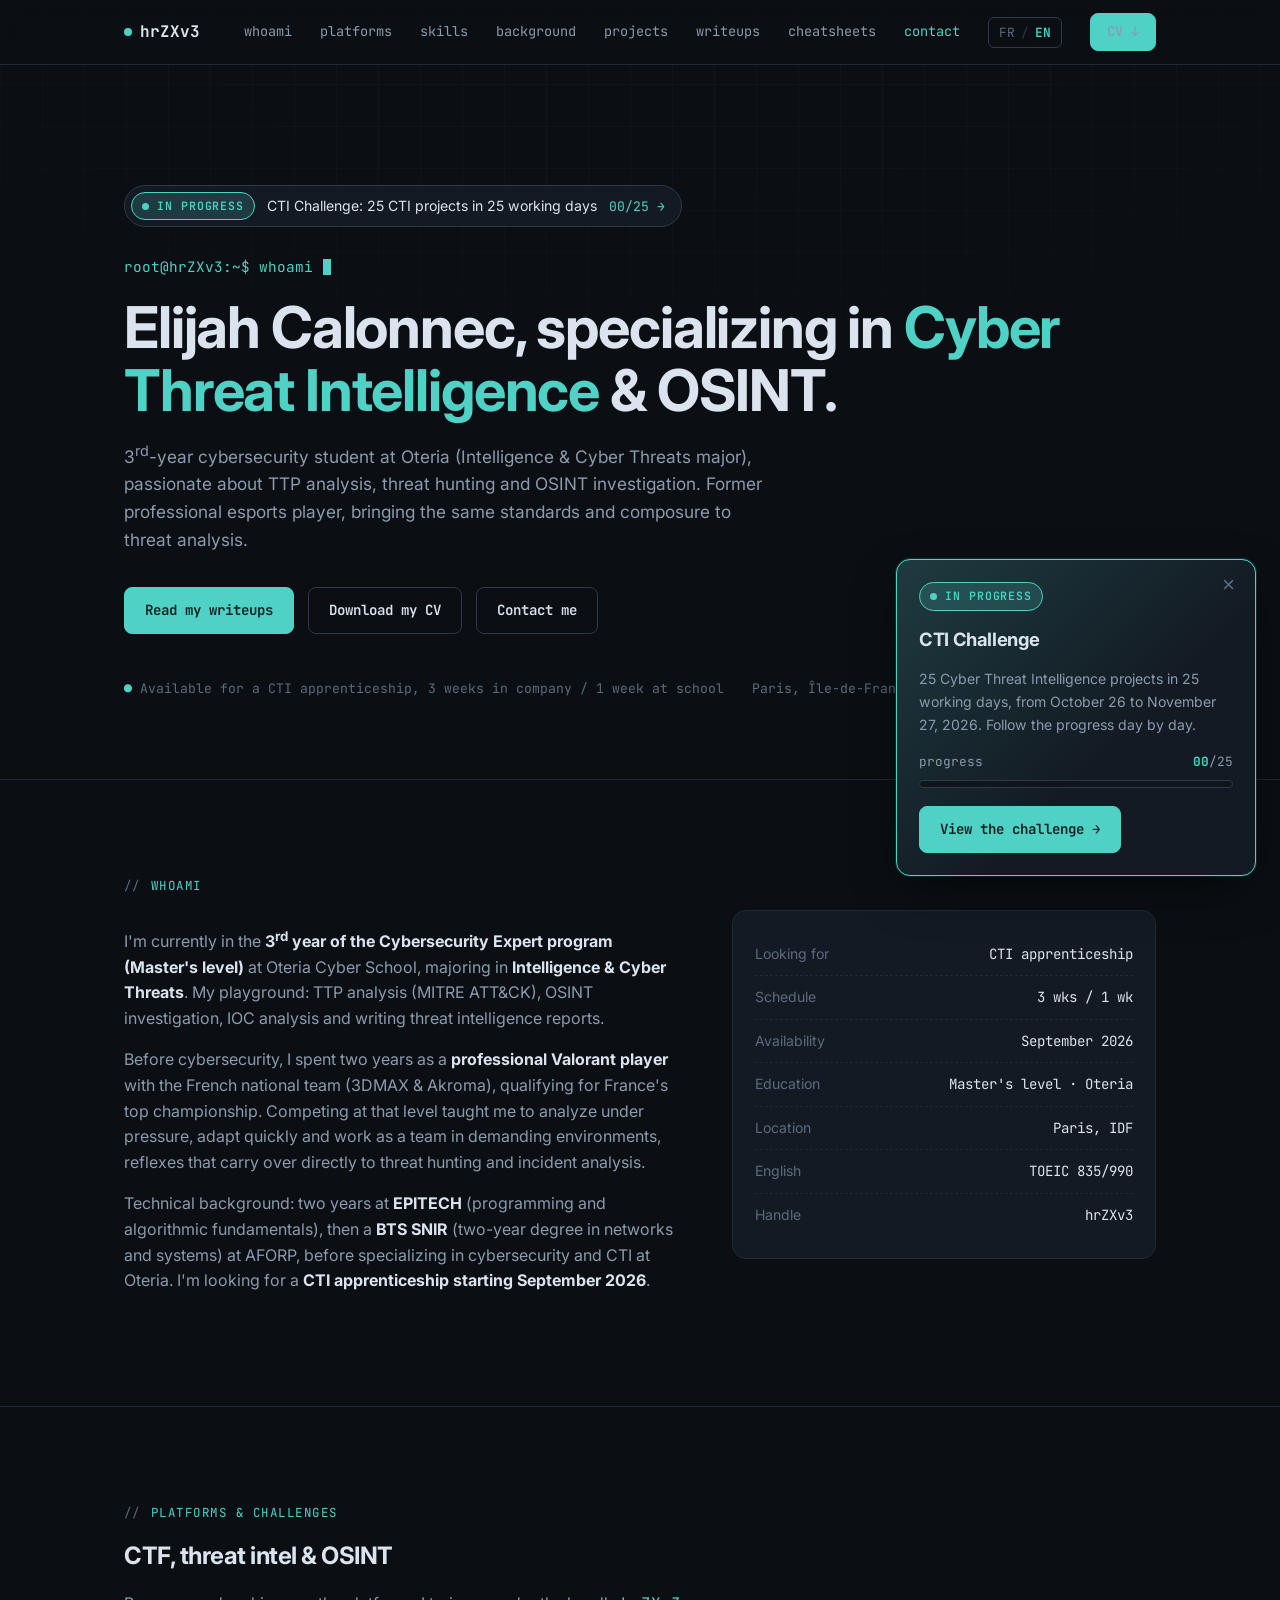
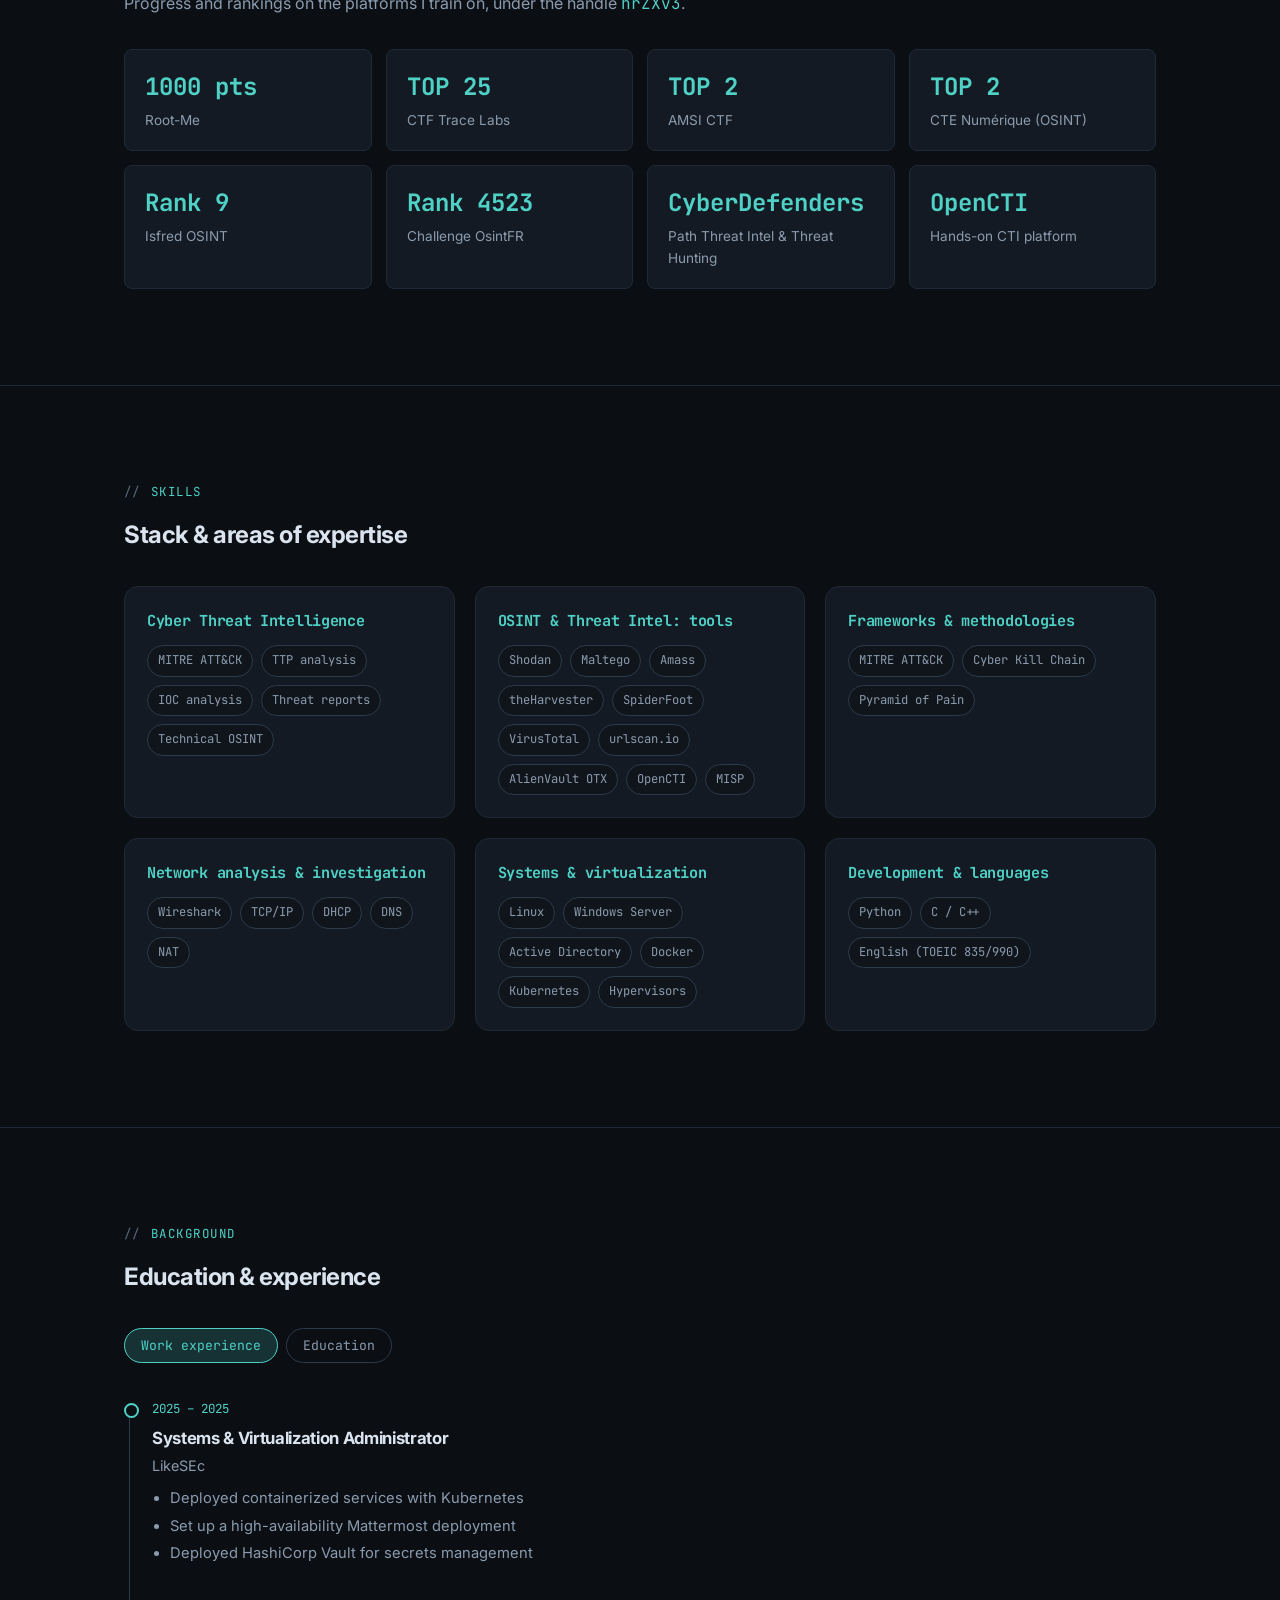
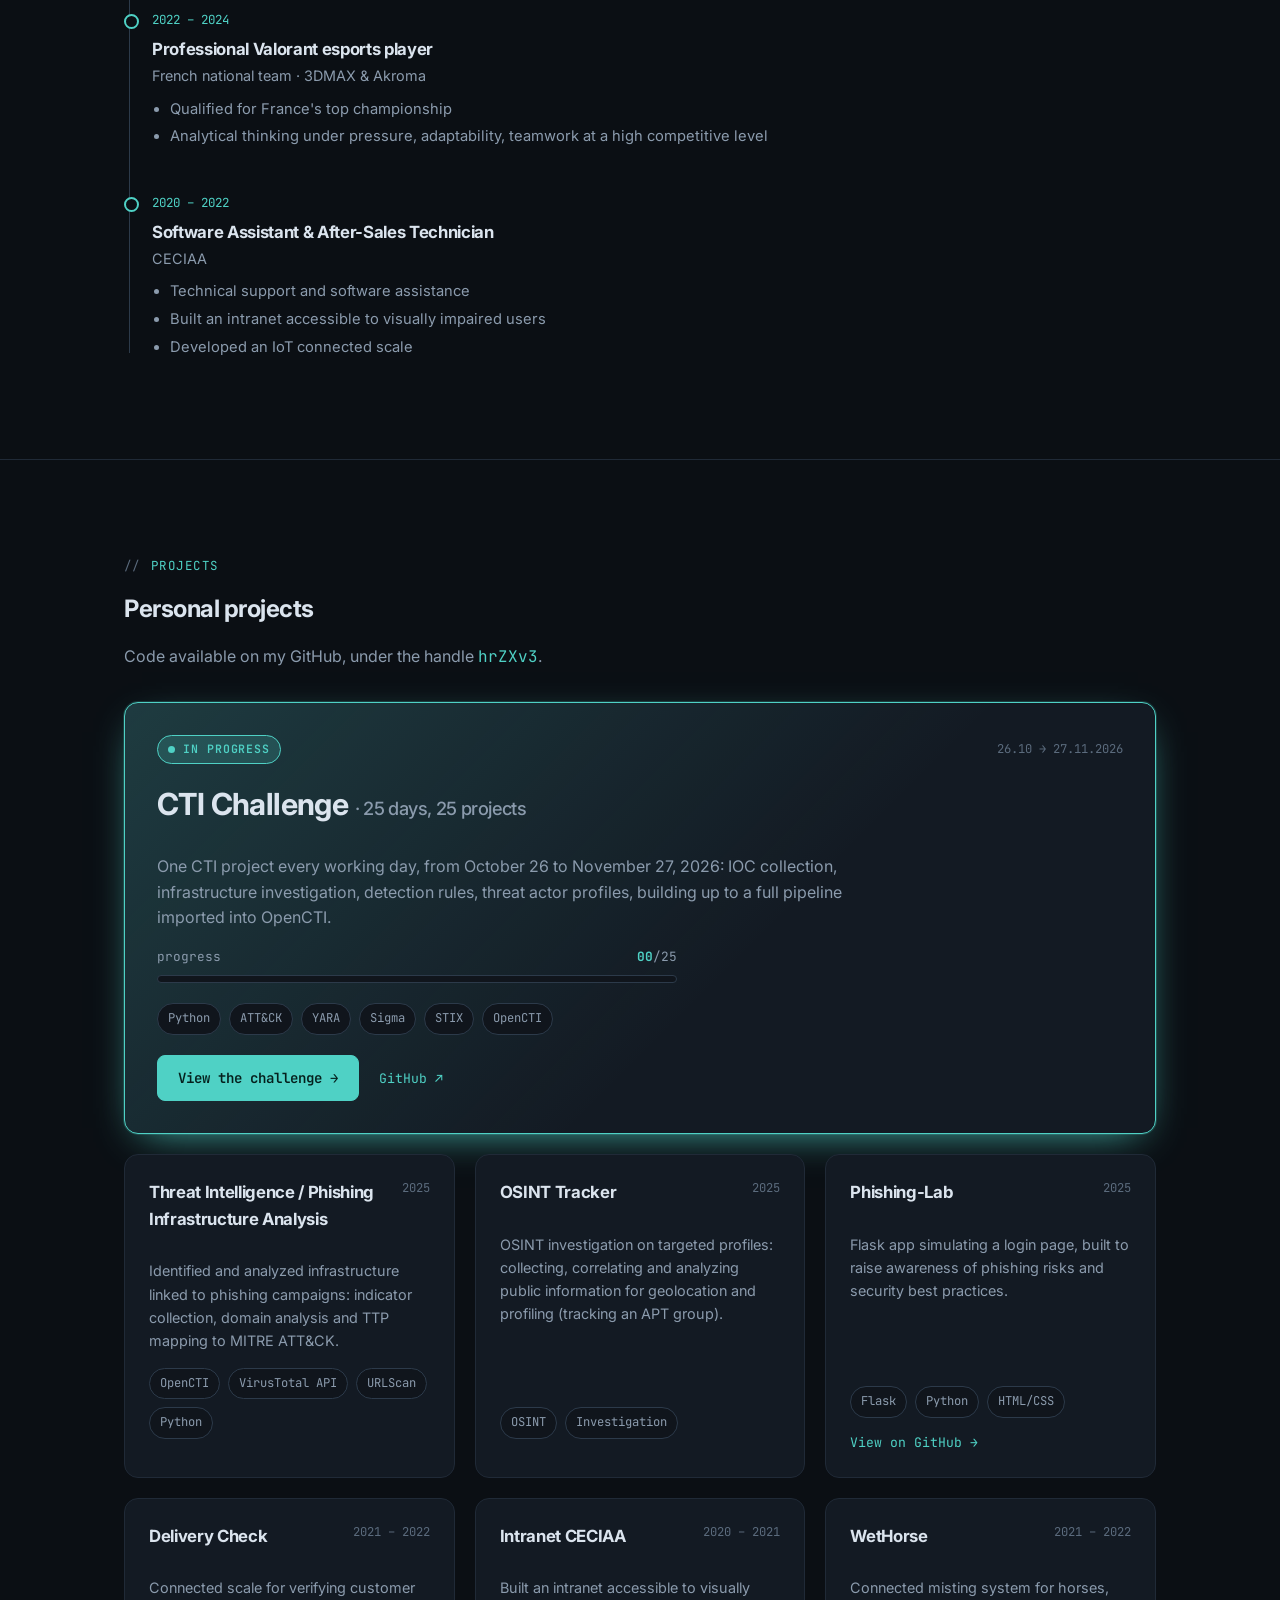
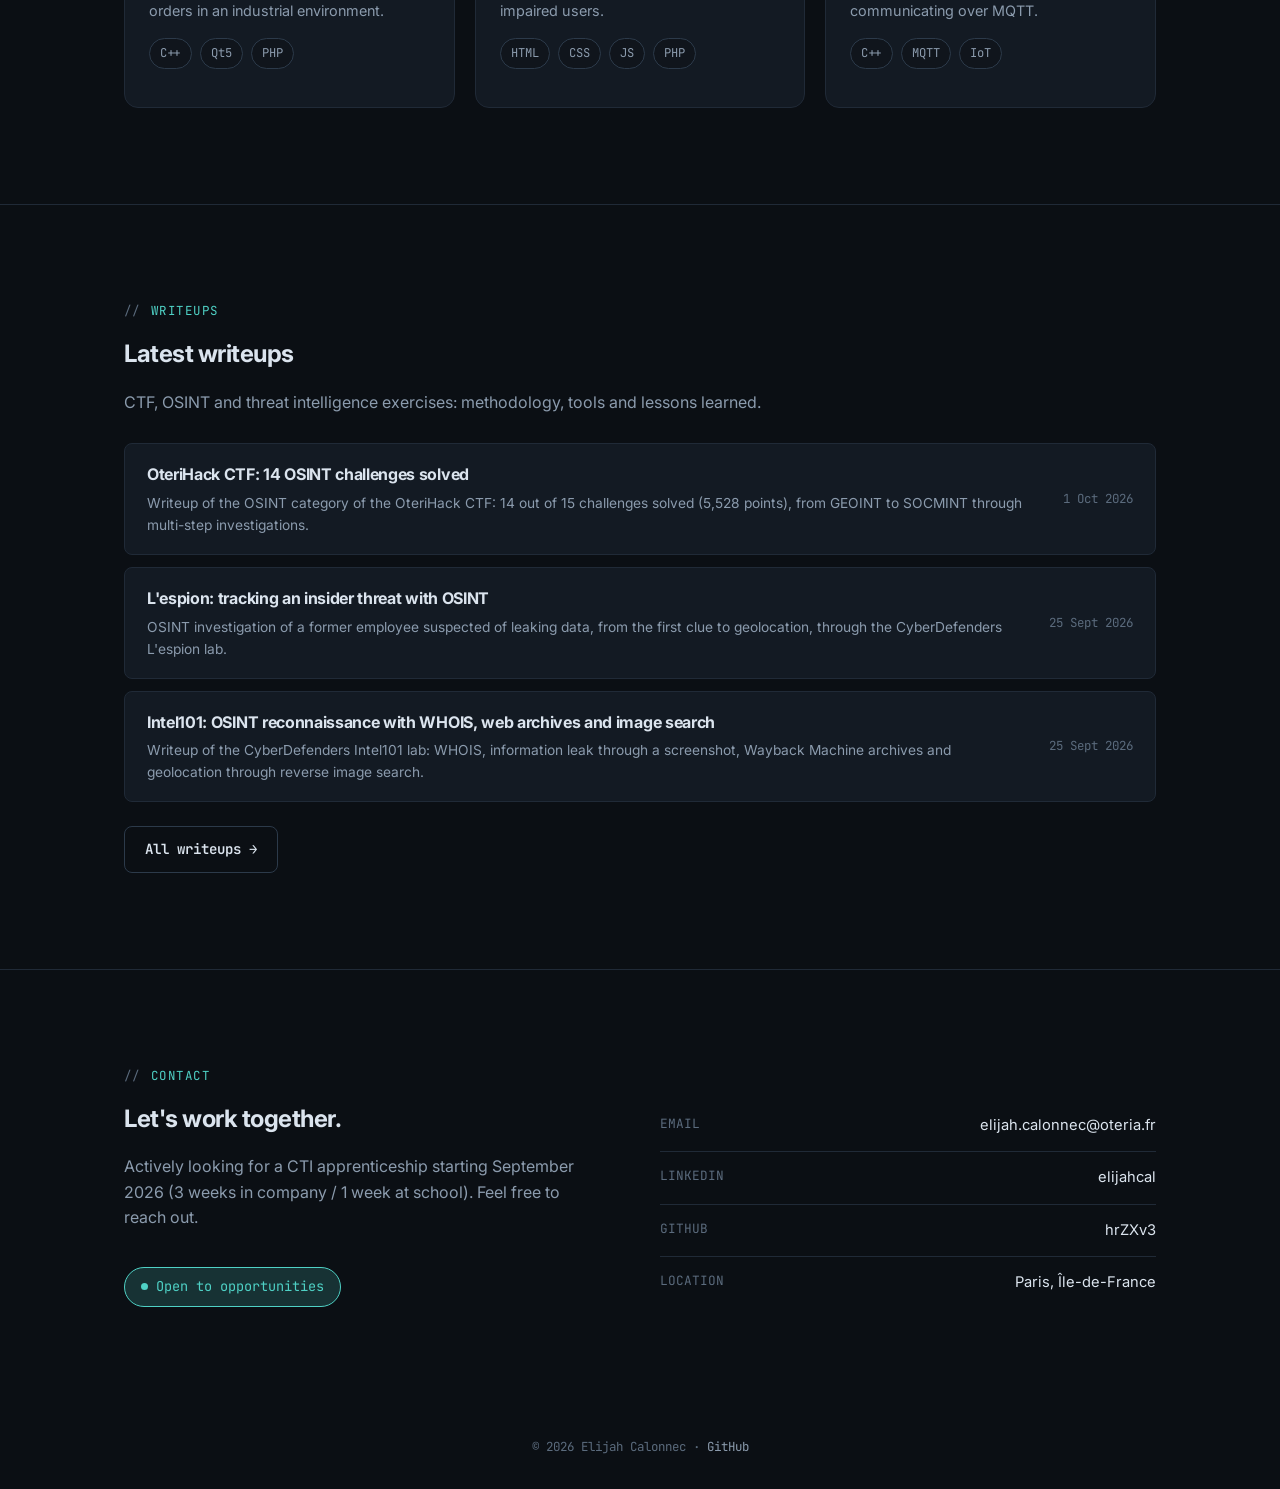
<file: index.html>
<!DOCTYPE html>
<html lang="fr">
<head>
<meta charset="UTF-8">
<meta name="viewport" content="width=device-width, initial-scale=1.0">
<title data-i18n="meta.title">Elijah Calonnec | CTI &amp; Cybersécurité</title>
<meta name="description" content="Portfolio d'Elijah Calonnec (hrZXv3), étudiant en cybersécurité spécialisé en Cyber Threat Intelligence, OSINT et analyse de menaces. Writeups, CV, projets.">
<link rel="icon" href="data:image/svg+xml,<svg xmlns=%22http://www.w3.org/2000/svg%22 viewBox=%220 0 100 100%22><text y=%22.9em%22 font-size=%2290%22>🛡️</text></svg>">
<link rel="preconnect" href="https://fonts.googleapis.com">
<link href="https://fonts.googleapis.com/css2?family=Inter:wght@400;500;600;700;800&family=JetBrains+Mono:wght@400;500;600;700&display=swap" rel="stylesheet">
<link rel="stylesheet" href="assets/css/style.css?v=20261022c">
</head>
<body>

<nav class="nav">
  <div class="container">
    <a href="#top" class="nav-brand"><span class="dot"></span> hrZXv3</a>
    <button class="nav-toggle" id="navToggle" aria-label="Menu">☰</button>
    <div class="nav-links" id="navLinks">
      <a href="#about">whoami</a>
      <a href="#platforms" data-i18n="nav.platforms">plateformes</a>
      <a href="#skills" data-i18n="nav.skills">compétences</a>
      <a href="#experience" data-i18n="nav.experience">parcours</a>
      <a href="#projects" data-i18n="nav.projects">projets</a>
      <a href="writeups.html">writeups</a>
      <a href="fiches.html" data-i18n="nav.fiches">fiches</a>
      <a href="#contact">contact</a>
      <a href="cv/Elijah_Calonnec_CV.pdf" target="_blank" class="btn btn-primary" style="padding:7px 16px;">CV ↓</a>
    </div>
  </div>
</nav>

<header class="hero" id="top">
  <div class="container">
    <a href="challenge.html" class="live-banner">
      <span class="live-tag"><span class="pulse"></span><span data-i18n="challenge.live">en cours</span></span>
      <span data-i18n="challenge.banner">CTI Challenge : 25 projets CTI en 25 jours ouvrés</span>
      <span class="live-day"><span data-challenge-day>00</span>/25 →</span>
    </a>
    <div class="hero-kicker">root@hrZXv3:~$ whoami<span class="cursor"></span></div>
    <h1 data-i18n="hero.title">Elijah Calonnec, spécialisé en <span class="highlight">Cyber Threat Intelligence</span> &amp; OSINT.</h1>
    <p class="lead" data-i18n="hero.lead">
      Étudiant en 3<sup>e</sup> année de cybersécurité à Oteria (spécialisation Renseignement &amp; Cybermenaces),
      passionné par l'analyse des TTPs, le threat hunting et l'investigation OSINT. Ancien joueur esport
      professionnel, avec la même exigence et le même sang-froid, appliqués à l'analyse de menaces.
    </p>
    <div class="hero-actions">
      <a href="writeups.html" class="btn btn-primary" data-i18n="hero.btnWriteups">Voir mes writeups</a>
      <a href="cv/Elijah_Calonnec_CV.pdf" target="_blank" class="btn" data-i18n="hero.btnCv">Télécharger mon CV</a>
      <a href="#contact" class="btn" data-i18n="hero.btnContact">Me contacter</a>
    </div>
    <div class="hero-meta">
      <span data-i18n="hero.available"><span class="ok">●</span> Disponible pour une alternance CTI, 3 sem. entreprise / 1 sem. formation</span>
      <span>Paris, Île-de-France</span>
      <span>github.com/hrZXv3</span>
    </div>
  </div>
</header>

<section id="about">
  <div class="container">
    <div class="section-label">whoami</div>
    <div class="about-grid">
      <div class="about-text reveal">
        <p data-i18n="about.p1">
          Je suis actuellement en <strong>3<sup>e</sup> année Expert en Cybersécurité (Bac+5)</strong> à Oteria Cyber School,
          spécialisation <strong>Renseignement &amp; Cybermenaces</strong>. Mon terrain de jeu : l'analyse de TTPs (MITRE ATT&amp;CK),
          l'investigation OSINT, l'analyse d'IOCs et la rédaction de rapports de threat intelligence.
        </p>
        <p data-i18n="about.p2">
          Avant la cybersécurité, j'ai passé deux ans comme <strong>joueur professionnel Valorant</strong> avec l'Équipe de France
          (3DMAX &amp; Akroma), qualifié pour le plus grand championnat français. Cette expérience à haut niveau m'a appris
          à analyser sous pression, à m'adapter vite et à travailler en équipe dans des environnements exigeants,
          des réflexes qui se transposent directement au threat hunting et à l'analyse d'incidents.
        </p>
        <p data-i18n="about.p3">
          Parcours technique : deux ans à <strong>EPITECH</strong> (bases en programmation et logique algorithmique), puis un
          <strong>BTS SNIR</strong> (réseaux, systèmes) à l'AFORP, avant de me spécialiser en cybersécurité et CTI à Oteria.
          Je cherche une <strong>alternance en CTI pour septembre 2026</strong>.
        </p>
      </div>
      <div class="quick-facts reveal">
        <div class="row"><dt data-i18n="facts.lookingFor">Recherche</dt><dd data-i18n="facts.lookingForVal">Alternance CTI</dd></div>
        <div class="row"><dt data-i18n="facts.schedule">Rythme</dt><dd data-i18n="facts.scheduleVal">3 sem. / 1 sem.</dd></div>
        <div class="row"><dt data-i18n="facts.availability">Disponibilité</dt><dd data-i18n="facts.availabilityVal">Septembre 2026</dd></div>
        <div class="row"><dt data-i18n="facts.education">Formation</dt><dd data-i18n="facts.educationVal">Bac+5 · Oteria</dd></div>
        <div class="row"><dt data-i18n="facts.location">Localisation</dt><dd>Paris, IDF</dd></div>
        <div class="row"><dt data-i18n="facts.english">Anglais</dt><dd>TOEIC 835/990</dd></div>
        <div class="row"><dt data-i18n="facts.handle">Pseudo</dt><dd>hrZXv3</dd></div>
      </div>
    </div>
  </div>
</section>

<section id="platforms">
  <div class="container">
    <div class="section-label" data-i18n="platforms.label">plateformes &amp; challenges</div>
    <h2>CTF, threat intel &amp; OSINT</h2>
    <p style="color:var(--text-dim); max-width:640px; margin-bottom:32px;" data-i18n="platforms.intro">Progression et classements sur les plateformes où je m'entraîne, sous le pseudo <span style="font-family:var(--mono); color:var(--accent);">hrZXv3</span>.</p>
    <div class="stats-grid">
      <div class="stat-card"><div class="stat-num">1000 pts</div><div class="stat-label">Root-Me</div></div>
      <div class="stat-card"><div class="stat-num">TOP 25</div><div class="stat-label">CTF Trace Labs</div></div>
      <div class="stat-card"><div class="stat-num">TOP 2</div><div class="stat-label">AMSI CTF</div></div>
      <div class="stat-card"><div class="stat-num">TOP 2</div><div class="stat-label">CTE Numérique (OSINT)</div></div>
      <div class="stat-card"><div class="stat-num" data-i18n="platforms.rank9">Rang 9</div><div class="stat-label">Isfred OSINT</div></div>
      <div class="stat-card"><div class="stat-num" data-i18n="platforms.rank4523">Rang 4523</div><div class="stat-label">Challenge OsintFR</div></div>
      <div class="stat-card"><div class="stat-num">CyberDefenders</div><div class="stat-label">Path Threat Intel &amp; Threat Hunting</div></div>
      <div class="stat-card"><div class="stat-num">OpenCTI</div><div class="stat-label" data-i18n="platforms.opencti">Pratique plateforme CTI</div></div>
    </div>
  </div>
</section>

<section id="skills">
  <div class="container">
    <div class="section-label" data-i18n="skills.label">compétences</div>
    <h2 data-i18n="skills.title">Stack &amp; domaines d'expertise</h2>
    <div class="skills-grid" style="margin-top:32px;">
      <div class="skill-card">
        <h4>Cyber Threat Intelligence</h4>
        <div class="tag-row">
          <span class="tag">MITRE ATT&amp;CK</span><span class="tag" data-i18n="skills.ttp">Analyse de TTPs</span>
          <span class="tag">IOC analysis</span><span class="tag" data-i18n="skills.reports">Rapports de menaces</span>
          <span class="tag" data-i18n="skills.osintTech">OSINT technique</span>
        </div>
      </div>
      <div class="skill-card">
        <h4 data-i18n="skills.toolsTitle">OSINT &amp; Threat Intel : outils</h4>
        <div class="tag-row">
          <span class="tag">Shodan</span><span class="tag">Maltego</span><span class="tag">Amass</span>
          <span class="tag">theHarvester</span><span class="tag">SpiderFoot</span><span class="tag">VirusTotal</span>
          <span class="tag">urlscan.io</span><span class="tag">AlienVault OTX</span><span class="tag">OpenCTI</span><span class="tag">MISP</span>
        </div>
      </div>
      <div class="skill-card">
        <h4 data-i18n="skills.frameworksTitle">Frameworks &amp; méthodologies</h4>
        <div class="tag-row">
          <span class="tag">MITRE ATT&amp;CK</span><span class="tag">Cyber Kill Chain</span><span class="tag">Pyramid of Pain</span>
        </div>
      </div>
      <div class="skill-card">
        <h4 data-i18n="skills.networkTitle">Analyse réseau &amp; investigation</h4>
        <div class="tag-row">
          <span class="tag">Wireshark</span><span class="tag">TCP/IP</span><span class="tag">DHCP</span><span class="tag">DNS</span><span class="tag">NAT</span>
        </div>
      </div>
      <div class="skill-card">
        <h4 data-i18n="skills.systemsTitle">Systèmes &amp; virtualisation</h4>
        <div class="tag-row">
          <span class="tag">Linux</span><span class="tag">Windows Server</span><span class="tag">Active Directory</span>
          <span class="tag">Docker</span><span class="tag">Kubernetes</span><span class="tag" data-i18n="skills.hypervisor">Hyperviseur</span>
        </div>
      </div>
      <div class="skill-card">
        <h4 data-i18n="skills.devTitle">Développement &amp; langues</h4>
        <div class="tag-row">
          <span class="tag">Python</span><span class="tag">C / C++</span><span class="tag" data-i18n="skills.english">Anglais (TOEIC 835/990)</span>
        </div>
      </div>
    </div>
  </div>
</section>

<section id="experience">
  <div class="container">
    <div class="section-label" data-i18n="exp.label">parcours</div>
    <h2 data-i18n="exp.title">Formations &amp; expériences</h2>

    <div class="tl-tabs" style="margin-top:32px;">
      <button class="tl-tab active" data-tab="exp" data-i18n="exp.tabWork">Expériences pro</button>
      <button class="tl-tab" data-tab="edu" data-i18n="exp.tabEdu">Formations</button>
    </div>

    <div class="tl-panel active" id="tab-exp">
      <div class="timeline">
        <div class="tl-item">
          <div class="tl-date">2025 – 2025</div>
          <h4 data-i18n="exp.likesec.role">Administrateur Systèmes &amp; Virtualisation</h4>
          <div class="tl-org">LikeSEc</div>
          <ul>
            <li data-i18n="exp.likesec.1">Déploiement de services conteneurisés avec Kubernetes</li>
            <li data-i18n="exp.likesec.2">Mise en place de Mattermost en haute disponibilité</li>
            <li data-i18n="exp.likesec.3">Déploiement de HashiCorp Vault pour la gestion des secrets</li>
          </ul>
        </div>
        <div class="tl-item">
          <div class="tl-date">2022 – 2024</div>
          <h4 data-i18n="exp.esport.role">Joueur professionnel Esport Valorant</h4>
          <div class="tl-org" data-i18n="exp.esport.org">Équipe de France · 3DMAX &amp; Akroma</div>
          <ul>
            <li data-i18n="exp.esport.1">Qualifié pour le plus grand championnat français</li>
            <li data-i18n="exp.esport.2">Esprit d'analyse sous pression, adaptabilité, travail d'équipe à haut niveau compétitif</li>
          </ul>
        </div>
        <div class="tl-item">
          <div class="tl-date">2020 – 2022</div>
          <h4 data-i18n="exp.ceciaa.role">Assistant Logiciel &amp; Technicien SAV</h4>
          <div class="tl-org">CECIAA</div>
          <ul>
            <li data-i18n="exp.ceciaa.1">Support technique et assistance logicielle</li>
            <li data-i18n="exp.ceciaa.2">Création d'un intranet accessible pour malvoyants</li>
            <li data-i18n="exp.ceciaa.3">Développement d'une balance connectée IoT</li>
          </ul>
        </div>
      </div>
    </div>

    <div class="tl-panel" id="tab-edu">
      <div class="timeline">
        <div class="tl-item">
          <div class="tl-date" data-i18n="edu.oteria.date">2025 – présent</div>
          <h4 data-i18n="edu.oteria.title">Expert en Cybersécurité (Bac+5)</h4>
          <div class="tl-org" data-i18n="edu.oteria.org">Oteria Cyber School · Majeure Renseignement &amp; Cybermenaces</div>
          <ul>
            <li data-i18n="edu.oteria.1">CTI, analyse des menaces et TTPs, IOC analysis, forensic, OSINT</li>
            <li data-i18n="edu.oteria.2">Investigation numérique, scripting Python, administration Linux/Windows</li>
            <li data-i18n="edu.oteria.3">Analyse d'IOCs (hash, IP, domaines, URLs malveillantes), rédaction de rapports techniques</li>
          </ul>
        </div>
        <div class="tl-item">
          <div class="tl-date">2020 – 2022</div>
          <h4 data-i18n="edu.bts.title">BTS Systèmes Numériques, Informatique et Réseaux</h4>
          <div class="tl-org">AFORP-ISSY-LES-MOULINEAUX</div>
          <ul>
            <li data-i18n="edu.bts.1">Réseaux, TCP/IP, DHCP, DNS, NAT</li>
            <li data-i18n="edu.bts.2">Configuration et maintenance d'équipements réseau (switchs, routeurs)</li>
          </ul>
        </div>
        <div class="tl-item">
          <div class="tl-date">2017 – 2019</div>
          <h4 data-i18n="edu.epitech.title">Formation initiale</h4>
          <div class="tl-org">EPITECH</div>
          <ul>
            <li>Python, C &amp; C++</li>
            <li data-i18n="edu.epitech.2">Réécriture de fonctions fondamentales (printf, etc.)</li>
          </ul>
        </div>
      </div>
    </div>
  </div>
</section>

<section id="projects">
  <div class="container">
    <div class="section-label" data-i18n="projects.label">projets</div>
    <h2 data-i18n="projects.title">Projets personnels</h2>
    <p style="color:var(--text-dim); max-width:640px; margin-bottom:12px;" data-i18n="projects.intro">Code disponible sur mon GitHub, sous le pseudo <span style="font-family:var(--mono); color:var(--accent);">hrZXv3</span>.</p>
    <div class="projects-grid" style="margin-top:32px;">
      <div class="project-card featured" id="cti-challenge">
        <div class="featured-head">
          <span class="live-tag"><span class="pulse"></span><span data-i18n="challenge.live">en cours</span></span>
          <span class="project-year">26.10 → 27.11.2026</span>
        </div>
        <h3>CTI Challenge <span class="featured-sub" data-i18n="challenge.sub">· 25 jours, 25 projets</span></h3>
        <p data-i18n="projects.challenge">Un projet CTI par jour ouvré, du 26 octobre au 27 novembre 2026 : collecte d'IOC, investigation d'infrastructures, règles de détection, fiches acteurs, jusqu'à une chaîne complète importée dans OpenCTI.</p>
        <div class="challenge-progress">
          <div class="cp-meta"><span data-i18n="challenge.progress">progression</span><span><span data-challenge-day>00</span>/25</span></div>
          <div class="cp-bar"><span class="cp-fill"></span></div>
        </div>
        <div class="tag-row" style="margin-bottom:20px;"><span class="tag">Python</span><span class="tag">ATT&amp;CK</span><span class="tag">YARA</span><span class="tag">Sigma</span><span class="tag">STIX</span><span class="tag">OpenCTI</span></div>
        <div class="ch-card-actions">
          <a href="challenge.html" class="btn btn-primary" data-i18n="projects.challengeLink">Voir le défi →</a>
          <a href="https://github.com/hrZXv3/cti-challenge" target="_blank" class="project-link">GitHub ↗</a>
        </div>
      </div>
      <div class="project-card">
        <div class="project-top"><h4>Threat Intelligence / Phishing Infrastructure Analysis</h4><span class="project-year">2025</span></div>
        <p data-i18n="projects.phishing">Identification et analyse d'infrastructures liées à des campagnes de phishing : collecte d'indicateurs, analyse de domaines et mapping des TTPs selon MITRE ATT&amp;CK.</p>
        <div class="tag-row" style="margin-bottom:14px;"><span class="tag">OpenCTI</span><span class="tag">VirusTotal API</span><span class="tag">URLScan</span><span class="tag">Python</span></div>
      </div>
      <div class="project-card">
        <div class="project-top"><h4>OSINT Tracker</h4><span class="project-year">2025</span></div>
        <p data-i18n="projects.tracker">Investigation OSINT sur profils ciblés : collecte, corrélation et analyse d'informations publiques à des fins de localisation et de profiling (suivi d'un groupe APT).</p>
        <div class="tag-row" style="margin-bottom:14px;"><span class="tag">OSINT</span><span class="tag">Investigation</span></div>
      </div>
      <div class="project-card">
        <div class="project-top"><h4>Phishing-Lab</h4><span class="project-year">2025</span></div>
        <p data-i18n="projects.lab">Application Flask simulant une page de connexion, conçue pour la sensibilisation aux risques de phishing et aux bonnes pratiques de sécurité.</p>
        <div class="tag-row" style="margin-bottom:14px;"><span class="tag">Flask</span><span class="tag">Python</span><span class="tag">HTML/CSS</span></div>
        <a href="https://github.com/hrZXv3" target="_blank" class="project-link" data-i18n="projects.github">Voir sur GitHub →</a>
      </div>
      <div class="project-card">
        <div class="project-top"><h4>Delivery Check</h4><span class="project-year">2021 – 2022</span></div>
        <p data-i18n="projects.delivery">Balance connectée pour vérifier les commandes clients en environnement industriel.</p>
        <div class="tag-row" style="margin-bottom:14px;"><span class="tag">C++</span><span class="tag">Qt5</span><span class="tag">PHP</span></div>
      </div>
      <div class="project-card">
        <div class="project-top"><h4>Intranet CECIAA</h4><span class="project-year">2020 – 2021</span></div>
        <p data-i18n="projects.intranet">Développement d'un intranet accessible pour malvoyants.</p>
        <div class="tag-row" style="margin-bottom:14px;"><span class="tag">HTML</span><span class="tag">CSS</span><span class="tag">JS</span><span class="tag">PHP</span></div>
      </div>
      <div class="project-card">
        <div class="project-top"><h4>WetHorse</h4><span class="project-year">2021 – 2022</span></div>
        <p data-i18n="projects.wethorse">Brumisateur connecté pour chevaux, communication via protocole MQTT.</p>
        <div class="tag-row" style="margin-bottom:14px;"><span class="tag">C++</span><span class="tag">MQTT</span><span class="tag">IoT</span></div>
      </div>
    </div>
  </div>
</section>

<section id="writeups-preview">
  <div class="container">
    <div class="section-label">writeups</div>
    <h2 data-i18n="latest.title">Derniers writeups</h2>
    <p style="color:var(--text-dim); max-width:640px; margin-bottom:28px;" data-i18n="latest.intro">CTF, OSINT et exercices de threat intelligence : méthodologie, outils et enseignements.</p>
    <div id="latestWriteups" class="writeup-list"></div>
    <div style="margin-top:24px;"><a href="writeups.html" class="btn" data-i18n="latest.all">Tous les writeups →</a></div>
  </div>
</section>

<section id="contact">
  <div class="container">
    <div class="section-label">contact</div>
    <div class="contact-grid">
      <div>
        <h2 data-i18n="contact.title">Travaillons ensemble.</h2>
        <p style="color:var(--text-dim); max-width:480px;" data-i18n="contact.text">
          En recherche active d'une alternance CTI pour septembre 2026 (rythme 3 semaines entreprise / 1 semaine formation).
          N'hésitez pas à me contacter.
        </p>
        <div class="avail-badge" data-i18n="contact.badge"><span class="pulse"></span> Disponible pour opportunités</div>
      </div>
      <ul class="contact-list">
        <li><span class="k">EMAIL</span> <a href="mailto:elijah.calonnec@oteria.fr">elijah.calonnec@oteria.fr</a></li>
        <li><span class="k">LINKEDIN</span> <a href="https://linkedin.com/in/elijahcal" target="_blank">elijahcal</a></li>
        <li><span class="k">GITHUB</span> <a href="https://github.com/hrZXv3" target="_blank">hrZXv3</a></li>
        <li><span class="k" data-i18n="contact.location">LOCALISATION</span> Paris, Île-de-France</li>
      </ul>
    </div>
  </div>
</section>

<aside class="ch-popup" id="chPopup" role="dialog" aria-labelledby="chPopupTitle" hidden>
  <button type="button" class="ch-popup-close" id="chPopupClose" aria-label="Fermer / Close">×</button>
  <span class="live-tag"><span class="pulse"></span><span data-i18n="challenge.live">en cours</span></span>
  <h4 id="chPopupTitle">CTI Challenge</h4>
  <p data-i18n="challenge.popup">25 projets de Cyber Threat Intelligence en 25 jours ouvrés, du 26 octobre au 27 novembre 2026. Suivez l'avancement jour après jour.</p>
  <div class="challenge-progress">
    <div class="cp-meta"><span data-i18n="challenge.progress">progression</span><span><span data-challenge-day>00</span>/25</span></div>
    <div class="cp-bar"><span class="cp-fill"></span></div>
  </div>
  <a href="challenge.html" class="btn btn-primary" id="chPopupLink" data-i18n="challenge.popupBtn">Voir le défi →</a>
</aside>

<footer>
  <div class="container">
    © <span id="year"></span> Elijah Calonnec · <a href="https://github.com/hrZXv3" target="_blank">GitHub</a>
  </div>
</footer>

<script src="assets/js/i18n.js?v=20261022c"></script>
<script src="assets/js/main.js?v=20261022c"></script>
</body>
</html>
</file>
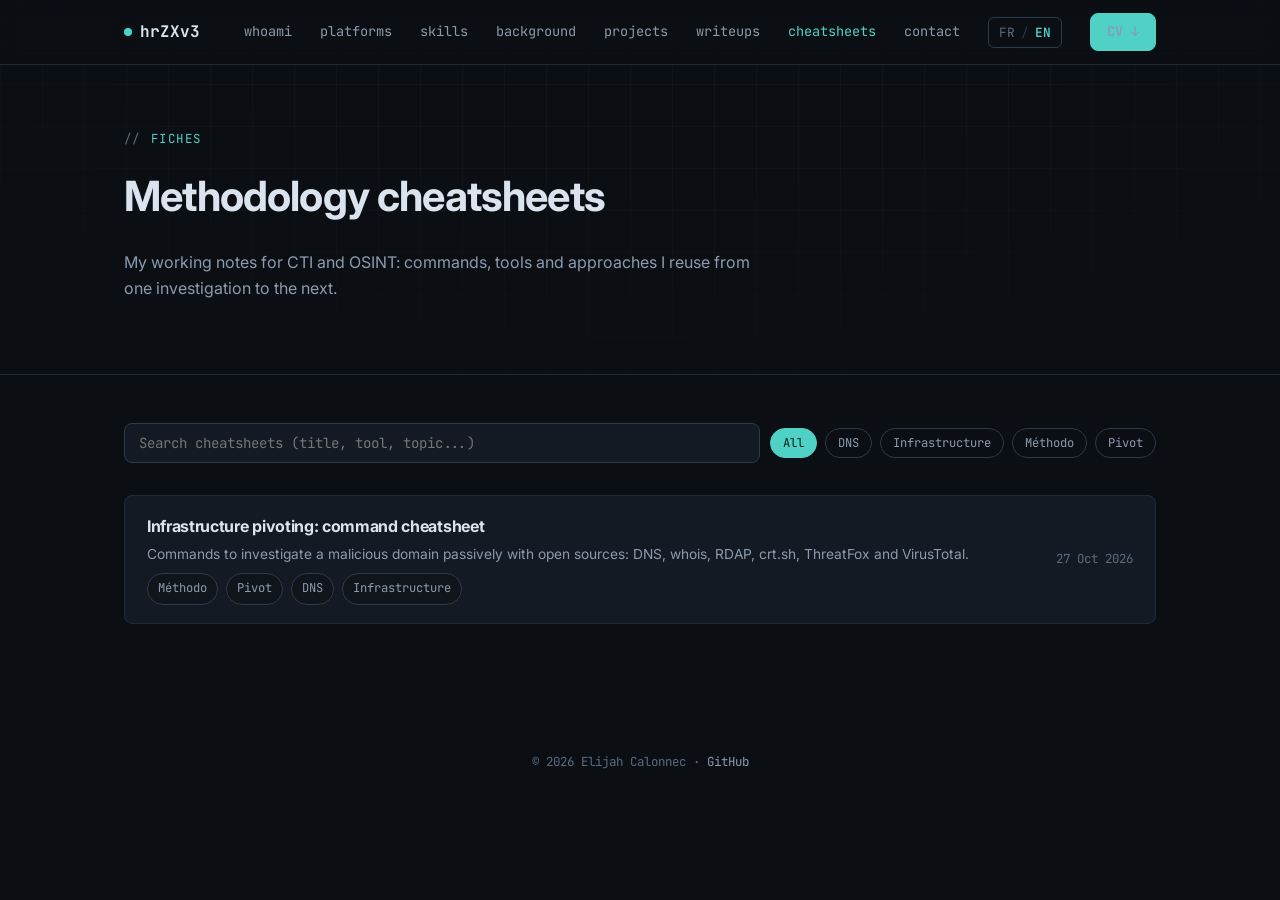
<file: fiches.html>
<!DOCTYPE html>
<html lang="fr">
<head>
<meta charset="UTF-8">
<meta name="viewport" content="width=device-width, initial-scale=1.0">
<title>Fiches | hrZXv3</title>
<meta name="description" content="Fiches méthode CTI et OSINT par Elijah Calonnec (hrZXv3) : commandes et démarches réutilisables.">
<link rel="icon" href="data:image/svg+xml,<svg xmlns=%22http://www.w3.org/2000/svg%22 viewBox=%220 0 100 100%22><text y=%22.9em%22 font-size=%2290%22>🛡️</text></svg>">
<link rel="preconnect" href="https://fonts.googleapis.com">
<link href="https://fonts.googleapis.com/css2?family=Inter:wght@400;500;600;700;800&family=JetBrains+Mono:wght@400;500;600;700&display=swap" rel="stylesheet">
<link rel="stylesheet" href="assets/css/style.css?v=20261022c">
</head>
<body>

<nav class="nav">
  <div class="container">
    <a href="index.html" class="nav-brand"><span class="dot"></span> hrZXv3</a>
    <button class="nav-toggle" id="navToggle" aria-label="Menu">☰</button>
    <div class="nav-links" id="navLinks">
      <a href="index.html#about">whoami</a>
      <a href="index.html#platforms" data-i18n="nav.platforms">plateformes</a>
      <a href="index.html#skills" data-i18n="nav.skills">compétences</a>
      <a href="index.html#experience" data-i18n="nav.experience">parcours</a>
      <a href="index.html#projects" data-i18n="nav.projects">projets</a>
      <a href="writeups.html">writeups</a>
      <a href="fiches.html" class="active" data-i18n="nav.fiches">fiches</a>
      <a href="index.html#contact">contact</a>
      <a href="cv/Elijah_Calonnec_CV.pdf" target="_blank" class="btn btn-primary" style="padding:7px 16px;">CV ↓</a>
    </div>
  </div>
</nav>

<header class="wr-header" style="padding-top:64px; padding-bottom:56px;">
  <div class="container">
    <div class="section-label">fiches</div>
    <h1 data-i18n="fiches.title">Fiches méthode</h1>
    <p style="color:var(--text-dim); max-width:640px; margin-top:12px;" data-i18n="fiches.intro">
      Mes mémos de travail en CTI et OSINT : commandes, outils et démarches réutilisables d'une enquête à l'autre.
    </p>
  </div>
</header>

<section style="padding-top:48px;">
  <div class="container">
    <div class="writeups-toolbar">
      <input type="text" id="searchBox" data-i18n-placeholder="fiches.search" class="search-box" placeholder="Rechercher une fiche (titre, outil, thème...)">
      <div class="filter-tags" id="filterTags"></div>
    </div>
    <div id="ficheList" class="writeup-list"></div>
  </div>
</section>

<footer>
  <div class="container">
    © <span id="year"></span> Elijah Calonnec · <a href="https://github.com/hrZXv3" target="_blank">GitHub</a>
  </div>
</footer>

<script src="assets/js/i18n.js?v=20261022c"></script>
<script src="assets/js/main.js?v=20261022c"></script>
<script src="assets/js/fiches.js?v=20261027a"></script>
</body>
</html>
</file>
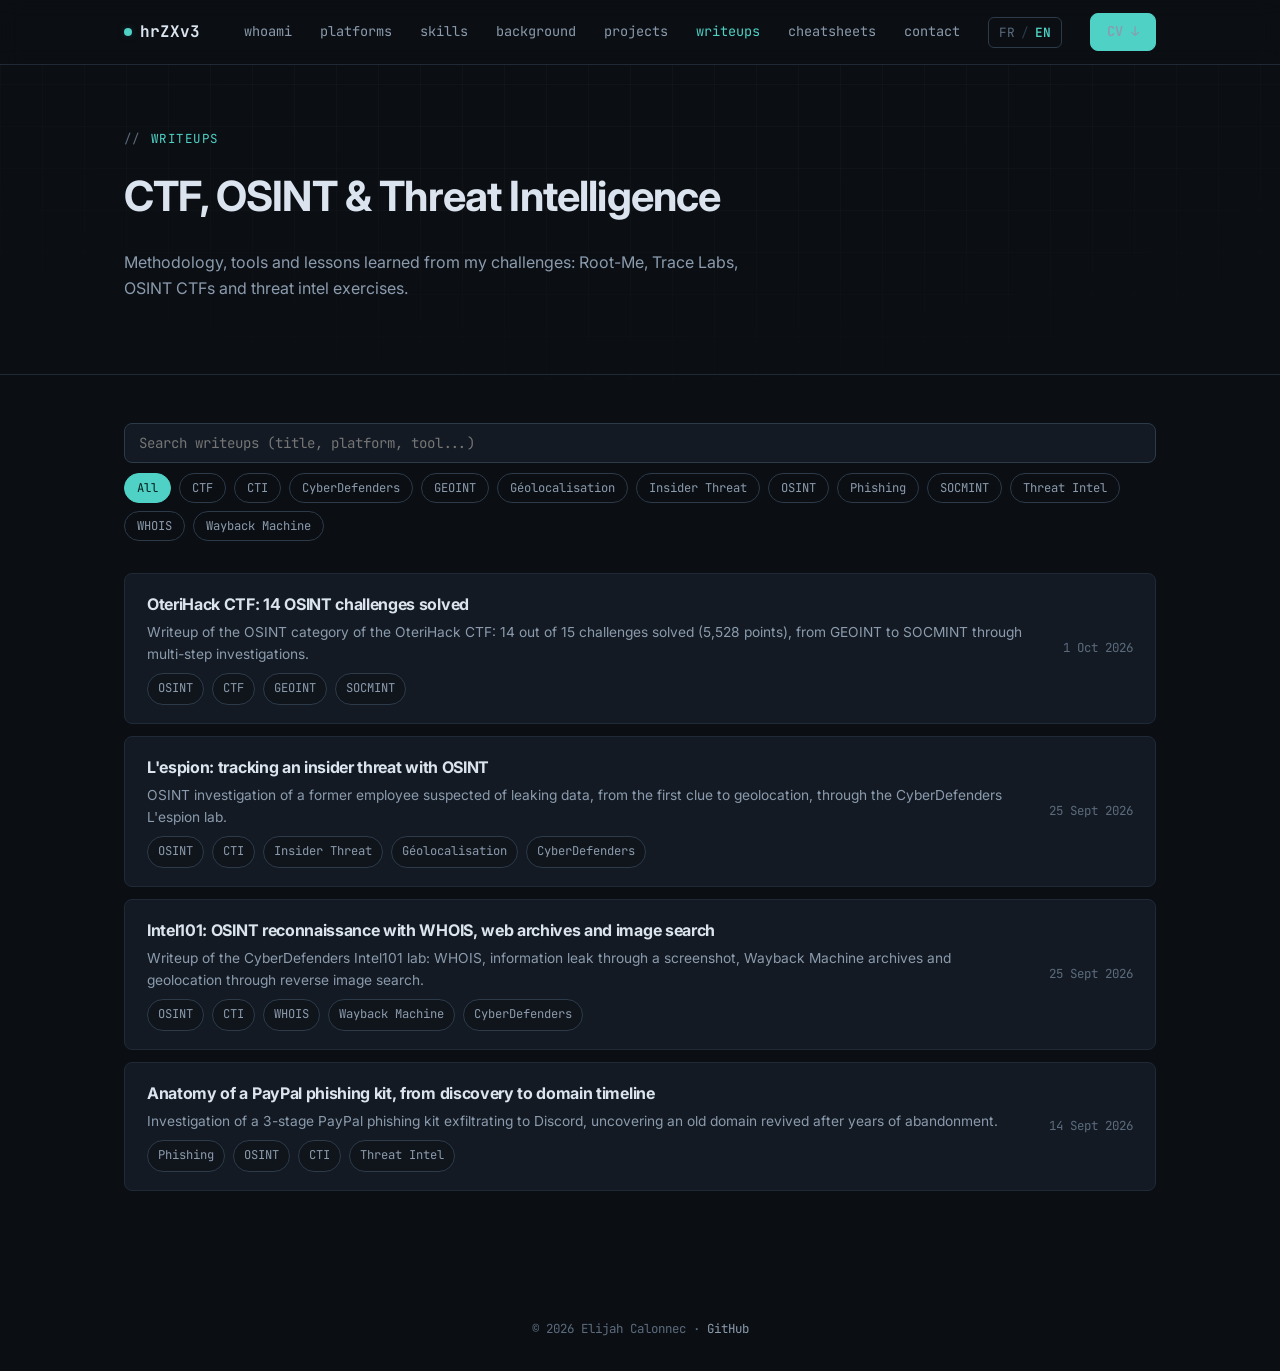
<file: writeups.html>
<!DOCTYPE html>
<html lang="fr">
<head>
<meta charset="UTF-8">
<meta name="viewport" content="width=device-width, initial-scale=1.0">
<title>Writeups | hrZXv3</title>
<meta name="description" content="Writeups CTF, OSINT et threat intelligence par Elijah Calonnec (hrZXv3).">
<link rel="icon" href="data:image/svg+xml,<svg xmlns=%22http://www.w3.org/2000/svg%22 viewBox=%220 0 100 100%22><text y=%22.9em%22 font-size=%2290%22>🛡️</text></svg>">
<link rel="preconnect" href="https://fonts.googleapis.com">
<link href="https://fonts.googleapis.com/css2?family=Inter:wght@400;500;600;700;800&family=JetBrains+Mono:wght@400;500;600;700&display=swap" rel="stylesheet">
<link rel="stylesheet" href="assets/css/style.css?v=20261022c">
</head>
<body>

<nav class="nav">
  <div class="container">
    <a href="index.html" class="nav-brand"><span class="dot"></span> hrZXv3</a>
    <button class="nav-toggle" id="navToggle" aria-label="Menu">☰</button>
    <div class="nav-links" id="navLinks">
      <a href="index.html#about">whoami</a>
      <a href="index.html#platforms" data-i18n="nav.platforms">plateformes</a>
      <a href="index.html#skills" data-i18n="nav.skills">compétences</a>
      <a href="index.html#experience" data-i18n="nav.experience">parcours</a>
      <a href="index.html#projects" data-i18n="nav.projects">projets</a>
      <a href="writeups.html" class="active">writeups</a>
      <a href="fiches.html" data-i18n="nav.fiches">fiches</a>
      <a href="index.html#contact">contact</a>
      <a href="cv/Elijah_Calonnec_CV.pdf" target="_blank" class="btn btn-primary" style="padding:7px 16px;">CV ↓</a>
    </div>
  </div>
</nav>

<header class="wr-header" style="padding-top:64px; padding-bottom:56px;">
  <div class="container">
    <div class="section-label">writeups</div>
    <h1>CTF, OSINT &amp; Threat Intelligence</h1>
    <p style="color:var(--text-dim); max-width:640px; margin-top:12px;" data-i18n="writeups.intro">
      Méthodologie, outils et enseignements tirés de mes challenges : Root-Me, Trace Labs, OSINT CTFs et exercices de threat intel.
    </p>
  </div>
</header>

<section style="padding-top:48px;">
  <div class="container">
    <div class="writeups-toolbar">
      <input type="text" id="searchBox" data-i18n-placeholder="writeups.search" class="search-box" placeholder="Rechercher un writeup (titre, plateforme, outil...)">
      <div class="filter-tags" id="filterTags"></div>
    </div>
    <div id="writeupList" class="writeup-list"></div>
  </div>
</section>

<footer>
  <div class="container">
    © <span id="year"></span> Elijah Calonnec · <a href="https://github.com/hrZXv3" target="_blank">GitHub</a>
  </div>
</footer>

<script src="assets/js/i18n.js?v=20261022c"></script>
<script src="assets/js/main.js?v=20261022c"></script>
<script src="assets/js/writeups.js?v=20261022c"></script>
</body>
</html>
</file>
<file: assets/css/style.css>
/* =========================================================
   hrZXv3 — portfolio design system
   ========================================================= */

:root {
  --bg: #0b0f14;
  --bg-alt: #10151c;
  --surface: #131a23;
  --surface-hover: #17202b;
  --border: #202a37;
  --border-strong: #2c3a4a;

  --text: #dbe4ee;
  --text-dim: #8b9bad;
  --text-faint: #5b6b7d;

  --accent: #4fd1c5;      /* teal */
  --accent-2: #7c9cff;    /* soft indigo, secondary accent */
  --accent-warn: #f2b850;
  --accent-danger: #f2685c;

  --accent-glow: rgba(79, 209, 197, 0.18);

  --mono: 'JetBrains Mono', 'Fira Code', ui-monospace, SFMono-Regular, Menlo, Consolas, monospace;
  --sans: 'Inter', -apple-system, BlinkMacSystemFont, 'Segoe UI', sans-serif;

  --radius: 8px;
  --radius-lg: 14px;
  --maxw: 1080px;
}

* { box-sizing: border-box; }

html { scroll-behavior: smooth; }

body {
  margin: 0;
  background: var(--bg);
  color: var(--text);
  font-family: var(--sans);
  line-height: 1.6;
  font-size: 16px;
  -webkit-font-smoothing: antialiased;
}

/* faint grid backdrop */
body::before {
  content: "";
  position: fixed;
  inset: 0;
  pointer-events: none;
  z-index: 0;
  background-image:
    linear-gradient(to right, rgba(255,255,255,0.025) 1px, transparent 1px),
    linear-gradient(to bottom, rgba(255,255,255,0.025) 1px, transparent 1px);
  background-size: 42px 42px;
  mask-image: radial-gradient(ellipse 80% 50% at 50% 0%, #000 40%, transparent 100%);
}

a { color: inherit; text-decoration: none; }

img { max-width: 100%; display: block; }

.container {
  max-width: var(--maxw);
  margin: 0 auto;
  padding: 0 24px;
  position: relative;
  z-index: 1;
}

code, .mono, .tag, .badge, .stat-num, .nav-brand, .btn, .logo {
  font-family: var(--mono);
}

h1, h2, h3, h4 { font-family: var(--sans); font-weight: 700; letter-spacing: -0.02em; margin: 0 0 .5em; }

.section-label {
  font-family: var(--mono);
  font-size: 0.78rem;
  letter-spacing: 0.12em;
  text-transform: uppercase;
  color: var(--accent);
  display: flex;
  align-items: center;
  gap: 10px;
  margin-bottom: 14px;
}
.section-label::before { content: "//"; color: var(--text-faint); }

section {
  position: relative;
  z-index: 1;
  padding: 96px 0;
  border-bottom: 1px solid var(--border);
}
section:last-of-type { border-bottom: none; }

/* ---------- nav ---------- */
.nav {
  position: sticky;
  top: 0;
  z-index: 50;
  background: rgba(11, 15, 20, 0.82);
  backdrop-filter: blur(10px);
  border-bottom: 1px solid var(--border);
}
.nav .container {
  display: flex;
  align-items: center;
  justify-content: space-between;
  height: 64px;
}
.nav-brand {
  font-weight: 700;
  font-size: 1rem;
  color: var(--text);
  display: flex;
  align-items: center;
  gap: 8px;
}
.nav-brand .dot { width: 8px; height: 8px; border-radius: 50%; background: var(--accent); box-shadow: 0 0 8px var(--accent-glow); }
.nav-links { display: flex; gap: 28px; align-items: center; }
.nav-links a {
  font-family: var(--mono);
  font-size: 0.85rem;
  color: var(--text-dim);
  transition: color .15s;
  white-space: nowrap;
}
.nav-links a:hover, .nav-links a.active { color: var(--accent); }
.nav-toggle { display: none; background: none; border: 1px solid var(--border-strong); color: var(--text); border-radius: 6px; padding: 8px 10px; }

@media (max-width: 820px) {
  .nav-links {
    position: fixed;
    inset: 64px 0 auto 0;
    background: var(--bg-alt);
    border-bottom: 1px solid var(--border);
    flex-direction: column;
    align-items: flex-start;
    padding: 16px 24px 24px;
    gap: 16px;
    transform: translateY(-8px);
    opacity: 0;
    pointer-events: none;
    transition: opacity .15s, transform .15s;
  }
  .nav-links.open { opacity: 1; transform: translateY(0); pointer-events: auto; }
  .nav-toggle { display: block; }
}

/* ---------- hero ---------- */
.hero {
  padding: 120px 0 80px;
  border-bottom: 1px solid var(--border);
}
.hero-kicker {
  font-family: var(--mono);
  color: var(--accent);
  font-size: 0.9rem;
  margin-bottom: 18px;
  display: flex;
  align-items: center;
  gap: 10px;
}
.hero-kicker .cursor { display: inline-block; width: 8px; height: 1.1em; background: var(--accent); animation: blink 1s step-end infinite; }
@keyframes blink { 50% { opacity: 0; } }

.hero h1 {
  font-size: clamp(2.2rem, 5vw, 3.6rem);
  line-height: 1.08;
  margin-bottom: 18px;
}
.hero h1 .highlight { color: var(--accent); }
.hero p.lead {
  color: var(--text-dim);
  max-width: 640px;
  font-size: 1.08rem;
  margin-bottom: 34px;
}
.hero-actions { display: flex; flex-wrap: wrap; gap: 14px; margin-bottom: 44px; }

.btn {
  display: inline-flex;
  align-items: center;
  gap: 8px;
  padding: 11px 20px;
  border-radius: var(--radius);
  font-size: 0.88rem;
  font-weight: 600;
  border: 1px solid var(--border-strong);
  color: var(--text);
  transition: border-color .15s, background .15s, transform .1s;
}
.btn:hover { border-color: var(--accent); background: var(--surface-hover); transform: translateY(-1px); }
.btn-primary { background: var(--accent); color: #05201d; border-color: var(--accent); }
.btn-primary:hover { background: #6fe0d4; border-color: #6fe0d4; }

.hero-meta {
  display: flex;
  flex-wrap: wrap;
  gap: 28px;
  font-family: var(--mono);
  font-size: 0.82rem;
  color: var(--text-faint);
}
.hero-meta span { display: flex; align-items: center; gap: 8px; }
.hero-meta .ok { color: var(--accent); }

/* ---------- about ---------- */
.about-grid {
  display: grid;
  grid-template-columns: 1.3fr 1fr;
  gap: 56px;
  align-items: start;
}
@media (max-width: 820px) { .about-grid { grid-template-columns: 1fr; } }
.about-text p { color: var(--text-dim); margin-bottom: 1em; }
.about-text strong { color: var(--text); }

.quick-facts {
  background: var(--surface);
  border: 1px solid var(--border);
  border-radius: var(--radius-lg);
  padding: 22px;
}
.quick-facts dl { margin: 0; }
.quick-facts .row { display: flex; justify-content: space-between; gap: 12px; padding: 10px 0; border-bottom: 1px dashed var(--border); font-size: 0.88rem; }
.quick-facts .row:last-child { border-bottom: none; }
.quick-facts dt { color: var(--text-faint); }
.quick-facts dd { margin: 0; color: var(--text); font-family: var(--mono); text-align: right; }

/* ---------- platforms / stats ---------- */
.stats-grid {
  display: grid;
  grid-template-columns: repeat(auto-fit, minmax(200px, 1fr));
  gap: 14px;
}
.stat-card {
  background: var(--surface);
  border: 1px solid var(--border);
  border-radius: var(--radius);
  padding: 18px 20px;
  transition: border-color .15s, transform .15s;
}
.stat-card:hover { border-color: var(--accent); transform: translateY(-2px); }
.stat-card .stat-num { font-size: 1.5rem; color: var(--accent); font-weight: 700; }
.stat-card .stat-label { color: var(--text-dim); font-size: 0.85rem; margin-top: 4px; }

/* ---------- skills ---------- */
.skills-grid {
  display: grid;
  grid-template-columns: repeat(auto-fit, minmax(260px, 1fr));
  gap: 20px;
}
.skill-card {
  background: var(--surface);
  border: 1px solid var(--border);
  border-radius: var(--radius-lg);
  padding: 22px;
}
.skill-card h4 { font-size: 0.95rem; color: var(--accent); margin-bottom: 12px; font-family: var(--mono); }
.tag-row { display: flex; flex-wrap: wrap; gap: 8px; }
.tag {
  font-size: 0.76rem;
  padding: 5px 10px;
  border-radius: 100px;
  background: var(--bg-alt);
  border: 1px solid var(--border-strong);
  color: var(--text-dim);
}

/* ---------- timeline ---------- */
.timeline { position: relative; padding-left: 28px; }
.timeline::before { content: ""; position: absolute; left: 5px; top: 6px; bottom: 6px; width: 1px; background: var(--border-strong); }
.tl-item { position: relative; padding-bottom: 40px; }
.tl-item:last-child { padding-bottom: 0; }
.tl-item::before {
  content: "";
  position: absolute;
  left: -28px;
  top: 4px;
  width: 11px; height: 11px;
  border-radius: 50%;
  background: var(--bg);
  border: 2px solid var(--accent);
}
.tl-date { font-family: var(--mono); font-size: 0.78rem; color: var(--accent); margin-bottom: 6px; }
.tl-item h4 { margin-bottom: 2px; font-size: 1.05rem; }
.tl-org { color: var(--text-dim); font-size: 0.9rem; margin-bottom: 10px; }
.tl-item ul { margin: 8px 0 0; padding-left: 18px; color: var(--text-dim); font-size: 0.92rem; }
.tl-item li { margin-bottom: 4px; }

.tl-tabs { display: flex; gap: 8px; margin-bottom: 36px; flex-wrap: wrap; }
.tl-tab {
  font-family: var(--mono);
  font-size: 0.82rem;
  padding: 8px 16px;
  border-radius: 100px;
  border: 1px solid var(--border-strong);
  color: var(--text-dim);
  cursor: pointer;
  background: transparent;
}
.tl-tab.active { color: var(--accent); border-color: var(--accent); background: var(--accent-glow); }
.tl-panel { display: none; }
.tl-panel.active { display: block; }

/* ---------- projects ---------- */
.projects-grid {
  display: grid;
  grid-template-columns: repeat(auto-fit, minmax(300px, 1fr));
  gap: 20px;
}
.project-card {
  background: var(--surface);
  border: 1px solid var(--border);
  border-radius: var(--radius-lg);
  padding: 24px;
  display: flex;
  flex-direction: column;
  transition: border-color .15s, transform .15s;
}
.project-card:hover { border-color: var(--accent); transform: translateY(-3px); }
.project-top { display: flex; justify-content: space-between; align-items: flex-start; margin-bottom: 12px; }
.project-card h4 { font-size: 1.05rem; margin-bottom: 0; }
.project-year { font-family: var(--mono); font-size: 0.76rem; color: var(--text-faint); white-space: nowrap; }
.project-card p { color: var(--text-dim); font-size: 0.9rem; flex-grow: 1; margin-bottom: 16px; }
.project-link { font-family: var(--mono); font-size: 0.82rem; color: var(--accent); display: inline-flex; align-items: center; gap: 6px; }
.project-link:hover { text-decoration: underline; }

/* ---------- CTI Challenge (projet mis en avant) ---------- */
.live-tag { display: inline-flex; align-items: center; gap: 8px; font-family: var(--mono); font-size: 0.72rem; font-weight: 600; text-transform: uppercase; letter-spacing: .08em; color: var(--accent); background: var(--accent-glow); border: 1px solid var(--accent); padding: 4px 10px; border-radius: 100px; white-space: nowrap; }
.live-tag .pulse { width: 7px; height: 7px; border-radius: 50%; background: var(--accent); animation: pulse 1.6s infinite; }

.live-banner { display: inline-flex; flex-wrap: wrap; align-items: center; gap: 12px; margin-bottom: 28px; padding: 6px 16px 6px 6px; border: 1px solid var(--border-strong); border-radius: 100px; background: var(--surface); font-size: 0.88rem; color: var(--text); transition: border-color .15s, transform .15s; }
.live-banner:hover { border-color: var(--accent); transform: translateY(-1px); }
.live-banner .live-day { font-family: var(--mono); font-size: 0.82rem; color: var(--accent); }
@media (max-width: 600px) { .live-banner { border-radius: var(--radius-lg); padding: 10px 14px; gap: 8px; } }

.project-card.featured { grid-column: 1 / -1; padding: 32px; border-color: var(--accent); background: linear-gradient(135deg, var(--accent-glow), transparent 60%), var(--surface); box-shadow: 0 0 0 1px var(--accent-glow), 0 12px 40px -18px var(--accent); }
.featured-head { display: flex; justify-content: space-between; align-items: center; gap: 12px; flex-wrap: wrap; margin-bottom: 16px; }
.project-card.featured h3 { font-size: clamp(1.4rem, 3vw, 1.9rem); margin-bottom: 10px; }
.featured-sub { color: var(--text-dim); font-weight: 500; font-size: 0.6em; }
.project-card.featured p { font-size: 1rem; max-width: 720px; flex-grow: 0; }
.challenge-progress { max-width: 520px; margin-bottom: 20px; }
.cp-meta { display: flex; justify-content: space-between; font-family: var(--mono); font-size: 0.8rem; color: var(--text-dim); margin-bottom: 8px; }
.cp-meta [data-challenge-day] { color: var(--accent); font-weight: 700; }
.cp-bar { height: 8px; border-radius: 100px; background: var(--bg-alt); border: 1px solid var(--border-strong); overflow: hidden; }
.cp-fill { display: block; height: 100%; width: 0; background: var(--accent); border-radius: inherit; transition: width .8s ease; }

/* ---------- writeups ---------- */
.writeups-toolbar {
  display: flex;
  flex-wrap: wrap;
  gap: 10px;
  margin-bottom: 32px;
  align-items: center;
  justify-content: space-between;
}
.search-box {
  flex: 1;
  min-width: 220px;
  background: var(--surface);
  border: 1px solid var(--border-strong);
  border-radius: var(--radius);
  padding: 10px 14px;
  color: var(--text);
  font-family: var(--mono);
  font-size: 0.88rem;
}
.search-box:focus { outline: none; border-color: var(--accent); }
.filter-tags { display: flex; flex-wrap: wrap; gap: 8px; }
.filter-tag {
  font-family: var(--mono);
  font-size: 0.76rem;
  padding: 6px 12px;
  border-radius: 100px;
  border: 1px solid var(--border-strong);
  color: var(--text-dim);
  cursor: pointer;
  background: transparent;
}
.filter-tag.active { color: #05201d; background: var(--accent); border-color: var(--accent); }

.writeup-list { display: flex; flex-direction: column; gap: 12px; }
.writeup-row {
  background: var(--surface);
  border: 1px solid var(--border);
  border-radius: var(--radius);
  padding: 18px 22px;
  display: flex;
  justify-content: space-between;
  align-items: center;
  gap: 20px;
  transition: border-color .15s, background .15s;
}
.writeup-row:hover { border-color: var(--accent); background: var(--surface-hover); }
.wr-main h4 { margin-bottom: 4px; font-size: 1rem; }
.wr-main p { margin: 0; color: var(--text-dim); font-size: 0.86rem; }
.wr-meta { display: flex; flex-direction: column; align-items: flex-end; gap: 8px; white-space: nowrap; }
.wr-date { font-family: var(--mono); font-size: 0.78rem; color: var(--text-faint); }
.empty-state { text-align: center; padding: 60px 20px; color: var(--text-faint); font-family: var(--mono); }

/* ---------- single writeup ---------- */
.wr-header { padding: 100px 0 40px; border-bottom: 1px solid var(--border); }
.wr-header .tag-row { margin-bottom: 20px; }
.wr-header h1 { font-size: clamp(1.8rem, 4vw, 2.6rem); }
.wr-header .wr-sub { color: var(--text-dim); font-family: var(--mono); font-size: 0.86rem; display: flex; gap: 20px; flex-wrap: wrap; }
.wr-body { padding: 48px 24px 96px; max-width: 848px; margin: 0 auto; }
.wr-body h1, .wr-body h2, .wr-body h3 { margin-top: 1.6em; }
.wr-body h2 { font-size: 1.4rem; border-bottom: 1px solid var(--border); padding-bottom: 8px; }
.wr-body p { color: var(--text-dim); margin-bottom: 1.1em; }
.wr-body a { color: var(--accent); text-decoration: underline; }
.wr-body ul, .wr-body ol { color: var(--text-dim); padding-left: 22px; }
.wr-body li { margin-bottom: 6px; }
.wr-body img { border-radius: var(--radius); border: 1px solid var(--border); margin: 20px 0; }
.wr-body blockquote {
  border-left: 3px solid var(--accent);
  margin: 20px 0;
  padding: 4px 20px;
  color: var(--text-dim);
  background: var(--surface);
  border-radius: 0 var(--radius) var(--radius) 0;
}
.wr-body code {
  background: var(--surface);
  border: 1px solid var(--border);
  padding: 2px 6px;
  border-radius: 4px;
  font-size: 0.85em;
  color: var(--accent);
}
.wr-body pre {
  background: #0d1117 !important;
  border: 1px solid var(--border);
  border-radius: var(--radius);
  padding: 18px;
  overflow-x: auto;
  margin: 20px 0;
}
.wr-body pre code { background: none; border: none; padding: 0; color: inherit; }
.wr-body table { width: 100%; border-collapse: collapse; margin: 20px 0; font-size: 0.9rem; }
.wr-body th, .wr-body td { border: 1px solid var(--border); padding: 8px 12px; text-align: left; color: var(--text-dim); }
.wr-body th { color: var(--text); font-family: var(--mono); font-size: 0.8rem; }
.back-link { font-family: var(--mono); font-size: 0.85rem; color: var(--accent); display: inline-flex; align-items: center; gap: 8px; margin-bottom: 24px; }
.back-link:hover { text-decoration: underline; }

/* ---------- contact / footer ---------- */
.contact-grid { display: grid; grid-template-columns: 1fr 1fr; gap: 40px; }
@media (max-width: 700px) { .contact-grid { grid-template-columns: 1fr; } }
.contact-list { list-style: none; padding: 0; margin: 0; }
.contact-list li { padding: 14px 0; border-bottom: 1px solid var(--border); display: flex; justify-content: space-between; font-size: 0.92rem; }
.contact-list li:last-child { border-bottom: none; }
.contact-list .k { color: var(--text-faint); font-family: var(--mono); font-size: 0.8rem; }
.contact-list a:hover { color: var(--accent); }
.avail-badge { display: inline-flex; align-items: center; gap: 8px; font-family: var(--mono); font-size: 0.85rem; color: var(--accent); background: var(--accent-glow); border: 1px solid var(--accent); padding: 8px 16px; border-radius: 100px; margin-top: 20px; }
.avail-badge .pulse { width: 7px; height: 7px; border-radius: 50%; background: var(--accent); animation: pulse 1.6s infinite; }
@keyframes pulse { 0%,100% { box-shadow: 0 0 0 0 var(--accent-glow); } 50% { box-shadow: 0 0 0 6px transparent; } }

footer { padding: 32px 0; text-align: center; color: var(--text-faint); font-family: var(--mono); font-size: 0.78rem; }
footer a { color: var(--text-dim); }
footer a:hover { color: var(--accent); }

.reveal { opacity: 0; transform: translateY(16px); transition: opacity .5s ease, transform .5s ease; }
.reveal.in { opacity: 1; transform: translateY(0); }

/* ---------- language switch (FR / EN) ---------- */
.lang-switch {
  display: inline-flex;
  align-items: center;
  gap: 6px;
  background: none;
  border: 1px solid var(--border-strong);
  border-radius: 6px;
  padding: 6px 10px;
  font-family: var(--mono);
  font-size: 0.8rem;
  color: var(--text-faint);
  cursor: pointer;
  transition: border-color .15s;
}
.lang-switch:hover { border-color: var(--accent); }
.lang-switch:focus-visible { outline: 2px solid var(--accent); outline-offset: 2px; }
.lang-switch .sep { color: var(--border-strong); }
.lang-switch [data-l].active { color: var(--accent); font-weight: 600; }

.lang-notice {
  font-family: var(--mono);
  font-size: 0.85rem;
  color: var(--text-dim);
  border: 1px solid var(--border);
  border-left: 3px solid var(--accent-2);
  border-radius: var(--radius);
  padding: 10px 14px;
  margin-bottom: 28px;
}

/* ---------- page CTI Challenge ---------- */
.ch-card-actions { display: flex; align-items: center; gap: 20px; flex-wrap: wrap; }
.ch-header h1 { margin-bottom: 20px; }
.ch-header .ch-progress { margin-bottom: 24px; }
.ch-actions { display: flex; gap: 12px; flex-wrap: wrap; }
.ch-pipeline { display: flex; flex-wrap: wrap; align-items: center; gap: 10px; margin: 8px 0 12px; }
.ch-step { font-family: var(--mono); font-size: 0.8rem; color: var(--text); background: var(--surface); border: 1px solid var(--border-strong); padding: 8px 14px; border-radius: var(--radius); }
.ch-step:last-child { color: var(--accent); border-color: var(--accent); background: var(--accent-glow); }
.ch-arrow { color: var(--text-faint); font-family: var(--mono); }
.ch-week { margin: 24px 0; }
.ch-week-label { font-family: var(--mono); font-size: 0.8rem; color: var(--accent); margin-bottom: 10px; }
.ch-week-label span { color: var(--text-faint); margin-left: 8px; }
.ch-days { display: grid; grid-template-columns: repeat(auto-fill, minmax(140px, 1fr)); gap: 10px; }
.wr-body a.ch-day { text-decoration: none; color: inherit; }
.ch-day { display: flex; flex-direction: column; gap: 6px; background: var(--surface); border: 1px solid var(--border); border-radius: var(--radius); padding: 12px; transition: border-color .15s, transform .15s; }
.ch-day-top { display: flex; justify-content: space-between; align-items: center; gap: 6px; }
.ch-day-num { font-family: var(--mono); font-weight: 700; font-size: 0.85rem; color: var(--text); }
.ch-status { font-family: var(--mono); font-size: 0.66rem; text-transform: uppercase; letter-spacing: .06em; color: var(--text-faint); }
.ch-day-title { font-size: 0.84rem; line-height: 1.35; color: var(--text); }
.ch-day-skills { font-size: 0.72rem; color: var(--text-faint); margin-top: auto; }
.ch-day.is-todo { opacity: .55; }
.ch-day.is-doing { border-color: var(--accent-warn); }
.ch-day.is-doing .ch-status { color: var(--accent-warn); }
.ch-day.is-done { border-color: var(--accent); background: linear-gradient(135deg, var(--accent-glow), transparent 70%), var(--surface); }
.ch-day.is-done .ch-status { color: var(--accent); }
a.ch-day:hover { transform: translateY(-2px); border-color: var(--accent); }
.ch-empty { font-family: var(--mono); font-size: 0.9rem; color: var(--text-dim); border: 1px dashed var(--border-strong); border-radius: var(--radius); padding: 20px; }

/* ---------- pop-up CTI Challenge (accueil) ---------- */
.ch-popup { position: fixed; right: 24px; bottom: 24px; z-index: 100; width: min(360px, calc(100vw - 32px)); padding: 22px; border: 1px solid var(--accent); border-radius: var(--radius-lg); background: linear-gradient(135deg, var(--accent-glow), transparent 60%), var(--surface); box-shadow: 0 18px 50px -12px rgba(0, 0, 0, .7), 0 0 0 1px var(--accent-glow); opacity: 0; transform: translateY(16px); transition: opacity .3s ease, transform .3s ease; }
.ch-popup.show { opacity: 1; transform: translateY(0); }
.ch-popup h4 { font-size: 1.15rem; margin: 14px 0 8px; }
.ch-popup p { color: var(--text-dim); font-size: 0.88rem; margin-bottom: 16px; }
.ch-popup .challenge-progress { margin-bottom: 18px; }
.ch-popup-close { position: absolute; top: 10px; right: 12px; background: none; border: none; color: var(--text-faint); font-size: 1.4rem; line-height: 1; cursor: pointer; padding: 4px 8px; border-radius: 6px; }
.ch-popup-close:hover { color: var(--text); }
.ch-popup-close:focus-visible { outline: 2px solid var(--accent); }
@media (max-width: 600px) { .ch-popup { right: 16px; bottom: 16px; } }
@media (prefers-reduced-motion: reduce) { .ch-popup { transition: none; } }
</file>
